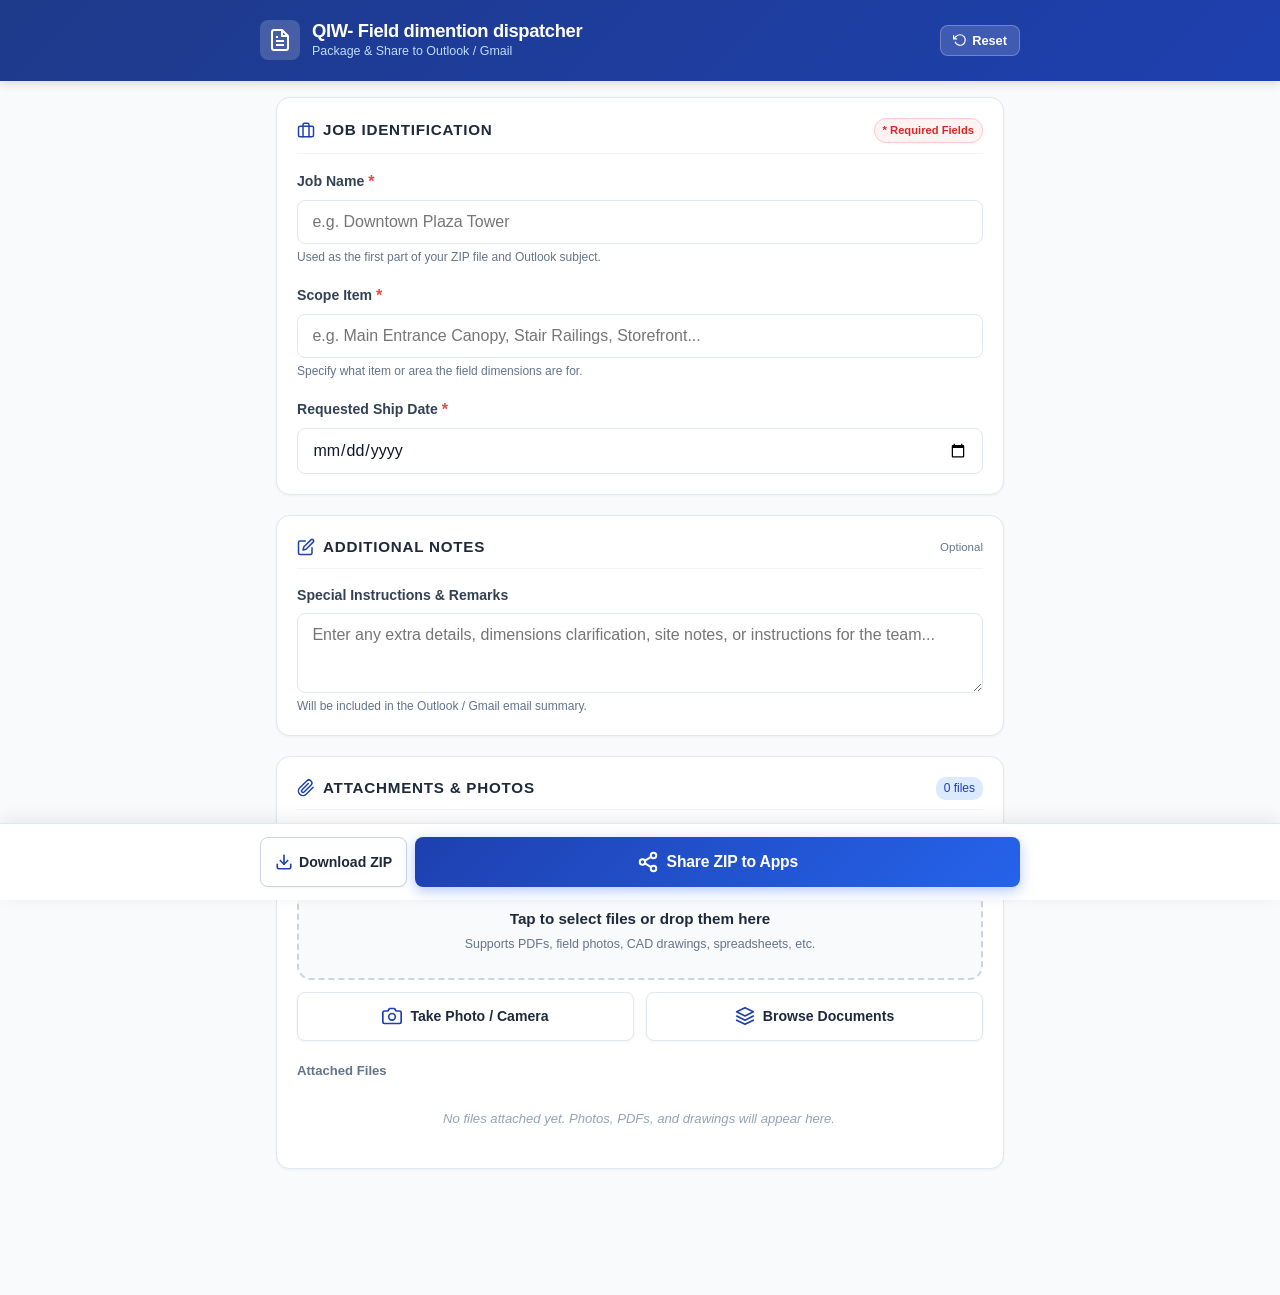
<file: index.html>
<!DOCTYPE html>
<html lang="en">
<head>
  <meta charset="UTF-8">
  <meta name="viewport" content="width=device-width, initial-scale=1.0, maximum-scale=1.0, user-scalable=no">
  <meta name="apple-mobile-web-app-capable" content="yes">
  <meta name="apple-mobile-web-app-status-bar-style" content="default">
  <title>QIW- Field dimention dispatcher</title>
  <link rel="stylesheet" href="static/css/style.css?v=20260903_v10">
</head>
<body>

  <!-- App Header -->
  <header class="app-header">
    <div class="header-container">
      <div class="header-brand">
        <div class="header-icon">
          <svg viewBox="0 0 24 24">
            <path d="M14 2H6a2 2 0 0 0-2 2v16a2 2 0 0 0 2 2h12a2 2 0 0 0 2-2V8z"></path>
            <polyline points="14 2 14 8 20 8"></polyline>
            <line x1="16" y1="13" x2="8" y2="13"></line>
            <line x1="16" y1="17" x2="8" y2="17"></line>
            <polyline points="10 9 9 9 8 9"></polyline>
          </svg>
        </div>
        <div class="header-titles">
          <h1>QIW- Field dimention dispatcher</h1>
          <p>Package & Share to Outlook / Gmail</p>
        </div>
      </div>
      <div class="header-actions">
        <button type="button" class="btn-header" id="btnResetForm" title="Clear all fields">
          <svg width="14" height="14" viewBox="0 0 24 24" fill="none" stroke="currentColor" stroke-width="2">
            <polyline points="1 4 1 10 7 10"></polyline>
            <path d="M3.51 15a9 9 0 1 0 2.13-9.36L1 10"></path>
          </svg>
          Reset
        </button>
      </div>
    </div>
  </header>

  <!-- Main Content Wrapper -->
  <main class="main-wrapper">

    <form id="jobDispatchForm" onsubmit="return false;" novalidate>
      
      <!-- Card 1: Required Job Info -->
      <section class="form-card">
        <div class="card-title-row">
          <div class="card-title">
            <svg viewBox="0 0 24 24" fill="none" stroke-width="2" stroke-linecap="round" stroke-linejoin="round">
              <rect x="2" y="7" width="20" height="14" rx="2" ry="2"></rect>
              <path d="M16 21V5a2 2 0 0 0-2-2h-4a2 2 0 0 0-2 2v16"></path>
            </svg>
            Job Identification
          </div>
          <span class="badge-required">* Required Fields</span>
        </div>

        <!-- Job Name -->
        <div class="form-group">
          <label for="jobName">Job Name <span class="star">*</span></label>
          <input type="text" id="jobName" placeholder="e.g. Downtown Plaza Tower" autocomplete="off" required>
          <div class="error-text" id="jobNameError"></div>
          <div class="input-hint">Used as the first part of your ZIP file and Outlook subject.</div>
        </div>

        <!-- Scope Item -->
        <div class="form-group">
          <label for="category">Scope Item <span class="star">*</span></label>
          <input type="text" id="category" placeholder="e.g. Main Entrance Canopy, Stair Railings, Storefront..." autocomplete="off" required>
          <div class="error-text" id="categoryError"></div>
          <div class="input-hint">Specify what item or area the field dimensions are for.</div>
        </div>

        <!-- Requested Ship Date -->
        <div class="form-group">
          <label for="shipDate">Requested Ship Date <span class="star">*</span></label>
          <input type="date" id="shipDate" required>
          <div class="error-text" id="shipDateError"></div>
        </div>
      </section>

      <!-- Card 2: Additional Notes (Optional) -->
      <section class="form-card">
        <div class="card-title-row">
          <div class="card-title">
            <svg viewBox="0 0 24 24" fill="none" stroke-width="2" stroke-linecap="round" stroke-linejoin="round">
              <path d="M11 4H4a2 2 0 0 0-2 2v14a2 2 0 0 0 2 2h14a2 2 0 0 0 2-2v-7"></path>
              <path d="M18.5 2.5a2.121 2.121 0 0 1 3 3L12 15l-4 1 1-4 9.5-9.5z"></path>
            </svg>
            Additional Notes
          </div>
          <span style="font-size: 0.72rem; color: var(--text-muted); font-weight: 500;">Optional</span>
        </div>

        <div class="form-group">
          <label for="notes">Special Instructions & Remarks</label>
          <textarea id="notes" rows="3" placeholder="Enter any extra details, dimensions clarification, site notes, or instructions for the team..."></textarea>
          <div class="input-hint">Will be included in the Outlook / Gmail email summary.</div>
        </div>
      </section>

      <!-- Card 3: File Uploads & Photos -->
      <section class="form-card">
        <div class="card-title-row">
          <div class="card-title">
            <svg viewBox="0 0 24 24" fill="none" stroke-width="2" stroke-linecap="round" stroke-linejoin="round">
              <path d="M21.44 11.05l-9.19 9.19a6 6 0 0 1-8.49-8.49l9.19-9.19a4 4 0 0 1 5.66 5.66l-9.2 9.19a2 2 0 0 1-2.83-2.83l8.49-8.48"></path>
            </svg>
            Attachments & Photos
          </div>
          <span class="file-list-count" id="fileCountBadge">0 files</span>
        </div>

        <!-- Hidden File Inputs -->
        <input type="file" id="fileInputAll" multiple style="display: none;">
        <input type="file" id="fileInputCamera" accept="image/*" capture="environment" multiple style="display: none;">

        <!-- Drag & Drop Zone -->
        <div class="upload-zone" id="dropZone">
          <div class="upload-zone-icon">
            <svg viewBox="0 0 24 24" fill="none" stroke="currentColor" stroke-width="2" stroke-linecap="round" stroke-linejoin="round">
              <path d="M21 15v4a2 2 0 0 1-2 2H5a2 2 0 0 1-2-2v-4"></path>
              <polyline points="17 8 12 3 7 8"></polyline>
              <line x1="12" y1="3" x2="12" y2="15"></line>
            </svg>
          </div>
          <div class="upload-zone-text">Tap to select files or drop them here</div>
          <div class="upload-zone-sub">Supports PDFs, field photos, CAD drawings, spreadsheets, etc.</div>
        </div>

        <!-- Mobile Quick-Action Buttons (Camera & Documents) -->
        <div class="mobile-upload-actions">
          <button type="button" class="btn-upload-choice" id="btnCameraUpload">
            <svg viewBox="0 0 24 24" fill="none" stroke-width="2" stroke-linecap="round" stroke-linejoin="round">
              <path d="M23 19a2 2 0 0 1-2 2H3a2 2 0 0 1-2-2V8a2 2 0 0 1 2-2h4l2-3h6l2 3h4a2 2 0 0 1 2 2z"></path>
              <circle cx="12" cy="13" r="4"></circle>
            </svg>
            Take Photo / Camera
          </button>
          <button type="button" class="btn-upload-choice" id="btnBrowseUpload">
            <svg viewBox="0 0 24 24" fill="none" stroke-width="2" stroke-linecap="round" stroke-linejoin="round">
              <polygon points="12 2 2 7 12 12 22 7 12 2"></polygon>
              <polyline points="2 17 12 22 22 17"></polyline>
              <polyline points="2 12 12 17 22 12"></polyline>
            </svg>
            Browse Documents
          </button>
        </div>

        <!-- Attached Files List -->
        <div class="file-list-header">
          <span>Attached Files</span>
        </div>
        <div class="file-list" id="fileListContainer">
          <div class="file-empty-state">No files attached yet. Photos, PDFs, and drawings will appear here.</div>
        </div>
      </section>

    </form>
  </main>

  <!-- Sticky Bottom Bar for Mobile & Tablet -->
  <aside class="sticky-bottom-bar">
    <div class="bottom-bar-container">
      <button type="button" class="btn-secondary-action" id="btnBottomDownloadZip" title="Download ZIP archive to device">
        <svg viewBox="0 0 24 24" fill="none" stroke="currentColor" stroke-width="2.2" stroke-linecap="round" stroke-linejoin="round">
          <path d="M21 15v4a2 2 0 0 1-2 2H5a2 2 0 0 1-2-2v-4"></path>
          <polyline points="7 10 12 15 17 10"></polyline>
          <line x1="12" y1="15" x2="12" y2="3"></line>
        </svg>
        Download ZIP
      </button>
      <button type="button" class="btn-primary-action" id="btnShareEmail" title="Select app (Outlook, Gmail, Teams) to share ZIP">
        <svg viewBox="0 0 24 24" fill="none" stroke="currentColor" stroke-width="2.2" stroke-linecap="round" stroke-linejoin="round">
          <circle cx="18" cy="5" r="3"></circle>
          <circle cx="6" cy="12" r="3"></circle>
          <circle cx="18" cy="19" r="3"></circle>
          <line x1="8.59" y1="13.51" x2="15.42" y2="17.49"></line>
          <line x1="15.41" y1="6.51" x2="8.59" y2="10.49"></line>
        </svg>
        Share ZIP to Apps
      </button>
    </div>
  </aside>

  <!-- Loading Screen Overlay -->
  <div class="loading-overlay" id="loadingOverlay">
    <div class="spinner"></div>
    <div class="loading-title" id="loadingTitle">Compressing Files...</div>
    <div class="loading-subtitle" id="loadingSubtitle">Packaging files into ZIP</div>
  </div>

  <!-- Export Options Modal (Only 2 options: Share to Apps or Download ZIP) -->
  <div class="modal" id="exportModal">
    <div class="modal-content">
      <div class="modal-header">
        <h3>
          <svg width="20" height="20" viewBox="0 0 24 24" fill="none" stroke="#10b981" stroke-width="2.2">
            <path d="M22 11.08V12a10 10 0 1 1-5.93-9.14"></path>
            <polyline points="22 4 12 14.01 9 11.01"></polyline>
          </svg>
          ZIP Archive Ready
        </h3>
        <button type="button" class="modal-close-btn" id="modalCloseBtn">&times;</button>
      </div>

      <div class="modal-body">
        <!-- ZIP File Confirmation Box -->
        <div class="zip-badge-box">
          <div class="zip-badge-icon">
            <svg viewBox="0 0 24 24" fill="none" stroke="currentColor" stroke-width="2" stroke-linecap="round" stroke-linejoin="round">
              <polyline points="21 8 21 21 3 21 3 8"></polyline>
              <rect x="1" y="3" width="22" height="5"></rect>
              <line x1="10" y1="12" x2="14" y2="12"></line>
            </svg>
          </div>
          <div class="zip-details">
            <div class="zip-name" id="modalZipName">Job - Category.zip</div>
            <div class="zip-meta" id="modalZipMeta">0 files &bull; 0 KB</div>
          </div>
        </div>

        <!-- Export Buttons: ONLY TWO BUTTONS -->
        <div class="export-options-list">
          <button type="button" class="btn-export-option primary-option" id="btnModalShare">
            <div class="export-option-icon">
              <svg viewBox="0 0 24 24" fill="none" stroke="currentColor" stroke-width="2" stroke-linecap="round" stroke-linejoin="round">
                <circle cx="18" cy="5" r="3"></circle>
                <circle cx="6" cy="12" r="3"></circle>
                <circle cx="18" cy="19" r="3"></circle>
                <line x1="8.59" y1="13.51" x2="15.42" y2="17.49"></line>
                <line x1="15.41" y1="6.51" x2="8.59" y2="10.49"></line>
              </svg>
            </div>
            <div class="export-option-content">
              <div class="export-option-title">Share to Apps (Outlook / Gmail)</div>
              <div class="export-option-desc">Open apps on your mobile or tablet to share the ZIP file</div>
            </div>
          </button>

          <button type="button" class="btn-export-option" id="btnModalDownloadZip">
            <div class="export-option-icon" style="background: #f0fdf4; color: #16a34a;">
              <svg viewBox="0 0 24 24" fill="none" stroke="currentColor" stroke-width="2" stroke-linecap="round" stroke-linejoin="round">
                <path d="M21 15v4a2 2 0 0 1-2 2H5a2 2 0 0 1-2-2v-4"></path>
                <polyline points="7 10 12 15 17 10"></polyline>
                <line x1="12" y1="15" x2="12" y2="3"></line>
              </svg>
            </div>
            <div class="export-option-content">
              <div class="export-option-title">Download ZIP File</div>
              <div class="export-option-desc">Save the compressed archive directly to your device</div>
            </div>
          </button>
        </div>
      </div>
    </div>
  </div>

  <!-- Photo Markup & Annotation Studio Modal -->
  <div class="markup-modal" id="markupModal">
    <div class="markup-header">
      <div class="markup-header-title">
        <svg width="18" height="18" viewBox="0 0 24 24" fill="none" stroke="#60a5fa" stroke-width="2.2" stroke-linecap="round" stroke-linejoin="round">
          <path d="M12 20h9"></path>
          <path d="M16.5 3.5a2.121 2.121 0 0 1 3 3L7 19l-4 1 1-4L16.5 3.5z"></path>
        </svg>
        <span id="markupPhotoTitle">Photo Markup</span>
      </div>
      <div class="markup-header-actions">
        <button type="button" class="btn-markup-action" id="btnMarkupUndo" title="Undo last markup">
          <svg width="14" height="14" viewBox="0 0 24 24" fill="none" stroke="currentColor" stroke-width="2">
            <polyline points="1 4 1 10 7 10"></polyline>
            <path d="M3.51 15a9 9 0 1 0 2.13-9.36L1 10"></path>
          </svg>
          Undo
        </button>
        <button type="button" class="btn-markup-action" id="btnMarkupClear" title="Clear all marks">
          <svg width="14" height="14" viewBox="0 0 24 24" fill="none" stroke="currentColor" stroke-width="2">
            <polyline points="3 6 5 6 21 6"></polyline>
            <path d="M19 6v14a2 2 0 0 1-2 2H7a2 2 0 0 1-2-2V6m3 0V4a2 2 0 0 1 2-2h4a2 2 0 0 1 2 2v2"></path>
          </svg>
          Clear
        </button>
        <button type="button" class="btn-markup-action btn-save" id="btnMarkupSave">
          <svg width="14" height="14" viewBox="0 0 24 24" fill="none" stroke="currentColor" stroke-width="2.2">
            <path d="M19 21H5a2 2 0 0 1-2-2V5a2 2 0 0 1 2-2h11l5 5v11a2 2 0 0 1-2 2z"></path>
            <polyline points="17 21 17 13 7 13 7 21"></polyline>
            <polyline points="7 3 7 8 15 8"></polyline>
          </svg>
          Save & Apply
        </button>
        <button type="button" class="btn-markup-action" id="btnMarkupClose" title="Cancel without saving">✕</button>
      </div>
    </div>

    <!-- Toolbar: Tools, Colors, Stroke -->
    <div class="markup-toolbar">
      <!-- Tools -->
      <div class="markup-tool-group">
        <span class="tool-label">Tool:</span>
        <button type="button" class="markup-tool-btn active" data-tool="pen" id="toolPen" title="Freehand Pen">
          <svg viewBox="0 0 24 24" fill="none" stroke="currentColor" stroke-width="2"><path d="M12 20h9"></path><path d="M16.5 3.5a2.121 2.121 0 0 1 3 3L7 19l-4 1 1-4L16.5 3.5z"></path></svg>
          Pen
        </button>
        <button type="button" class="markup-tool-btn" data-tool="arrow" id="toolArrow" title="Dimension Arrow">
          <svg viewBox="0 0 24 24" fill="none" stroke="currentColor" stroke-width="2"><line x1="5" y1="12" x2="19" y2="12"></line><polyline points="12 5 19 12 12 19"></polyline></svg>
          Arrow
        </button>
        <button type="button" class="markup-tool-btn" data-tool="text" id="toolText" title="Add Text / Dimension Label">
          <svg viewBox="0 0 24 24" fill="none" stroke="currentColor" stroke-width="2"><polyline points="4 7 4 4 20 4 20 7"></polyline><line x1="9" y1="20" x2="15" y2="20"></line><line x1="12" y1="4" x2="12" y2="20"></line></svg>
          Text / Dims
        </button>
        <button type="button" class="markup-tool-btn" data-tool="box" id="toolBox" title="Rectangle Box">
          <svg viewBox="0 0 24 24" fill="none" stroke="currentColor" stroke-width="2"><rect x="3" y="3" width="18" height="18" rx="2" ry="2"></rect></svg>
          Box
        </button>
        <button type="button" class="markup-tool-btn" data-tool="eraser" id="toolEraser" title="Eraser (Erase marks)">
          <svg viewBox="0 0 24 24" fill="none" stroke="currentColor" stroke-width="2"><path d="M18 13.5l-6 6a2.121 2.121 0 0 1-3 0l-7-7a2.121 2.121 0 0 1 0-3l9-9a2.121 2.121 0 0 1 3 0l7 7a2.121 2.121 0 0 1 0 3z"></path><path d="M6 18h14"></path></svg>
          Eraser
        </button>
      </div>

      <!-- Color Swatches -->
      <div class="markup-tool-group">
        <span class="tool-label">Color:</span>
        <div class="markup-colors">
          <button type="button" class="color-swatch active" data-color="#ef4444" style="background: #ef4444;" title="Red"></button>
          <button type="button" class="color-swatch" data-color="#eab308" style="background: #eab308;" title="Yellow"></button>
          <button type="button" class="color-swatch" data-color="#10b981" style="background: #10b981;" title="Green"></button>
          <button type="button" class="color-swatch" data-color="#3b82f6" style="background: #3b82f6;" title="Blue"></button>
          <button type="button" class="color-swatch" data-color="#ffffff" style="background: #ffffff;" title="White"></button>
          <button type="button" class="color-swatch" data-color="#000000" style="background: #000000;" title="Black"></button>
        </div>
      </div>

      <!-- Stroke Width -->
      <div class="markup-tool-group">
        <span class="tool-label">Size:</span>
        <div class="stroke-sizes">
          <button type="button" class="stroke-btn" data-size="3">Fine</button>
          <button type="button" class="stroke-btn active" data-size="6">Med</button>
          <button type="button" class="stroke-btn" data-size="12">Bold</button>
        </div>
      </div>
    </div>

    <!-- Canvas Workspace -->
    <div class="markup-canvas-wrapper" id="markupCanvasWrapper">
      <canvas id="markupCanvas"></canvas>
    </div>

    <div class="markup-instructions" id="markupInstructionText">
      ✏️ Draw with your finger or stylus. Tap "Text / Dims" to stamp dimension measurements.
    </div>

    <!-- Dedicated Save & Cancel Action Bar -->
    <div class="markup-bottom-bar">
      <button type="button" class="btn-markup-bottom-cancel" id="btnMarkupBottomCancel">
        ✕ Cancel
      </button>
      <button type="button" class="btn-markup-bottom-save" id="btnMarkupBottomSave">
        <svg viewBox="0 0 24 24" fill="none" stroke="currentColor" stroke-width="2.5" stroke-linecap="round" stroke-linejoin="round">
          <polyline points="20 6 9 17 4 12"></polyline>
        </svg>
        Save Changes to Photo
      </button>
    </div>
  </div>

  <!-- Toast Notification -->
  <div class="toast" id="toast"></div>

  <!-- Offline Vendored JSZip -->
  <script src="static/js/jszip.min.js"></script>
  <!-- Application Logic -->
  <script src="static/js/app.js?v=20260903_v10"></script>
</body>
</html>
</file>
<file: static/css/style.css>
:root {
  --primary: #1e40af;
  --primary-hover: #1d4ed8;
  --primary-light: #dbeafe;
  --primary-glow: rgba(30, 64, 175, 0.15);
  --secondary: #0f766e;
  --secondary-light: #ccfbf1;
  --accent: #f59e0b;
  --surface: #ffffff;
  --background: #f8fafc;
  --card-bg: #ffffff;
  --text-main: #0f172a;
  --text-muted: #64748b;
  --border: #e2e8f0;
  --border-focus: #3b82f6;
  --danger: #ef4444;
  --danger-light: #fee2e2;
  --success: #10b981;
  --success-light: #d1fae5;
  --radius-sm: 8px;
  --radius-md: 14px;
  --radius-lg: 20px;
  --shadow-sm: 0 1px 3px rgba(0, 0, 0, 0.05);
  --shadow-md: 0 4px 12px rgba(15, 23, 42, 0.08);
  --shadow-lg: 0 10px 25px rgba(15, 23, 42, 0.12);
  --font-sans: -apple-system, BlinkMacSystemFont, "Segoe UI", Roboto, Helvetica, Arial, sans-serif;
}

* {
  box-sizing: border-box;
  margin: 0;
  padding: 0;
  -webkit-tap-highlight-color: transparent;
}

body {
  font-family: var(--font-sans);
  background-color: var(--background);
  color: var(--text-main);
  line-height: 1.5;
  min-height: 100vh;
  display: flex;
  flex-direction: column;
  padding-bottom: 90px; /* space for sticky mobile bar */
}

/* Header */
.app-header {
  background: linear-gradient(135deg, #1e3a8a 0%, #1e40af 100%);
  color: #ffffff;
  padding: 1.25rem 1rem;
  position: sticky;
  top: 0;
  z-index: 100;
  box-shadow: 0 2px 10px rgba(0, 0, 0, 0.15);
}

.header-container {
  max-width: 760px;
  margin: 0 auto;
  display: flex;
  align-items: center;
  justify-content: space-between;
}

.header-brand {
  display: flex;
  align-items: center;
  gap: 0.75rem;
}

.header-icon {
  width: 40px;
  height: 40px;
  background: rgba(255, 255, 255, 0.18);
  backdrop-filter: blur(4px);
  border-radius: var(--radius-sm);
  display: flex;
  align-items: center;
  justify-content: center;
}

.header-icon svg {
  width: 24px;
  height: 24px;
  fill: none;
  stroke: #ffffff;
  stroke-width: 2;
}

.header-titles h1 {
  font-size: 1.15rem;
  font-weight: 700;
  letter-spacing: -0.02em;
  line-height: 1.2;
}

.header-titles p {
  font-size: 0.78rem;
  color: #bfdbfe;
  font-weight: 500;
}

.header-actions {
  display: flex;
  align-items: center;
  gap: 0.5rem;
}

.btn-header {
  background: rgba(255, 255, 255, 0.15);
  border: 1px solid rgba(255, 255, 255, 0.25);
  color: #ffffff;
  padding: 0.45rem 0.75rem;
  border-radius: var(--radius-sm);
  font-size: 0.8rem;
  font-weight: 600;
  cursor: pointer;
  display: inline-flex;
  align-items: center;
  gap: 0.35rem;
  transition: all 0.2s ease;
}

.btn-header:hover {
  background: rgba(255, 255, 255, 0.25);
}

/* Main Container */
.main-wrapper {
  flex: 1;
  max-width: 760px;
  width: 100%;
  margin: 1rem auto;
  padding: 0 1rem;
}

/* Info Banner for Mobile WiFi connection */
.wifi-banner {
  background: #eff6ff;
  border: 1px solid #bfdbfe;
  border-radius: var(--radius-md);
  padding: 0.75rem 1rem;
  margin-bottom: 1rem;
  display: flex;
  align-items: center;
  justify-content: space-between;
  gap: 0.75rem;
  font-size: 0.82rem;
  color: #1e40af;
}

.wifi-banner-content {
  display: flex;
  align-items: center;
  gap: 0.6rem;
}

.wifi-banner svg {
  width: 20px;
  height: 20px;
  flex-shrink: 0;
}

.qr-toggle-btn {
  background: #dbeafe;
  color: #1e40af;
  border: none;
  padding: 0.3rem 0.6rem;
  border-radius: 6px;
  font-size: 0.75rem;
  font-weight: 600;
  cursor: pointer;
  white-space: nowrap;
}

/* QR Code Modal / Box */
.qr-box {
  display: none;
  background: #ffffff;
  border: 1px solid var(--border);
  border-radius: var(--radius-md);
  padding: 1rem;
  margin-bottom: 1rem;
  text-align: center;
  box-shadow: var(--shadow-sm);
}

.qr-box.show {
  display: block;
}

.qr-box img {
  max-width: 160px;
  height: auto;
  margin: 0.5rem auto;
}

/* Form Cards */
.form-card {
  background: var(--card-bg);
  border-radius: var(--radius-md);
  box-shadow: var(--shadow-sm);
  border: 1px solid var(--border);
  padding: 1.25rem;
  margin-bottom: 1.25rem;
  transition: border-color 0.2s;
}

.card-title-row {
  display: flex;
  align-items: center;
  justify-content: space-between;
  margin-bottom: 1rem;
  padding-bottom: 0.6rem;
  border-bottom: 1px solid #f1f5f9;
}

.card-title {
  font-size: 0.95rem;
  font-weight: 700;
  color: #1e293b;
  text-transform: uppercase;
  letter-spacing: 0.05em;
  display: flex;
  align-items: center;
  gap: 0.5rem;
}

.card-title svg {
  width: 18px;
  height: 18px;
  stroke: var(--primary);
}

.badge-required {
  font-size: 0.7rem;
  font-weight: 600;
  background: #fef2f2;
  color: #dc2626;
  padding: 0.2rem 0.5rem;
  border-radius: 12px;
  border: 1px solid #fecaca;
}

/* Form Groups */
.form-grid-2 {
  display: grid;
  grid-template-columns: 1fr;
  gap: 1rem;
}

@media (min-width: 540px) {
  .form-grid-2 {
    grid-template-columns: 1fr 1fr;
  }
}

.form-group {
  margin-bottom: 1.1rem;
  display: flex;
  flex-direction: column;
}

.form-group:last-child {
  margin-bottom: 0;
}

label {
  font-size: 0.88rem;
  font-weight: 600;
  color: #334155;
  margin-bottom: 0.4rem;
  display: flex;
  align-items: center;
  gap: 0.25rem;
}

.star {
  color: #ef4444;
  font-weight: 700;
  font-size: 1rem;
}

.input-hint {
  font-size: 0.75rem;
  color: var(--text-muted);
  margin-top: 0.25rem;
}

/* Inputs, Selects, Textareas */
input[type="text"],
input[type="date"],
select,
textarea {
  width: 100%;
  padding: 0.75rem 0.9rem;
  font-size: 1rem; /* 16px to prevent iOS auto-zoom on focus */
  font-family: inherit;
  border: 1.5px solid var(--border);
  border-radius: var(--radius-sm);
  background-color: #ffffff;
  color: var(--text-main);
  transition: all 0.2s ease;
  outline: none;
}

input[type="text"]:focus,
input[type="date"]:focus,
select:focus,
textarea:focus {
  border-color: var(--border-focus);
  box-shadow: 0 0 0 3px var(--primary-glow);
}

input.is-invalid,
select.is-invalid,
textarea.is-invalid {
  border-color: var(--danger) !important;
  background-color: #fff8f8;
}

.error-text {
  font-size: 0.75rem;
  color: var(--danger);
  margin-top: 0.3rem;
  display: none;
  font-weight: 500;
}

.error-text.visible {
  display: block;
}

/* Quick Category Chips */
.category-chips {
  display: flex;
  flex-wrap: wrap;
  gap: 0.4rem;
  margin-top: 0.5rem;
}

.chip-btn {
  background: #f1f5f9;
  border: 1px solid #cbd5e1;
  color: #475569;
  padding: 0.35rem 0.7rem;
  border-radius: 20px;
  font-size: 0.78rem;
  font-weight: 500;
  cursor: pointer;
  transition: all 0.15s ease;
}

.chip-btn:hover {
  background: #e2e8f0;
}

.chip-btn.active {
  background: var(--primary);
  border-color: var(--primary);
  color: #ffffff;
  font-weight: 600;
  box-shadow: 0 2px 5px rgba(30, 64, 175, 0.25);
}

/* File Upload Zone */
.upload-zone {
  border: 2px dashed #cbd5e1;
  border-radius: var(--radius-md);
  padding: 1.5rem 1rem;
  text-align: center;
  background: #f8fafc;
  cursor: pointer;
  transition: all 0.2s ease;
  position: relative;
}

.upload-zone:hover,
.upload-zone.dragover {
  border-color: var(--primary);
  background: #eff6ff;
}

.upload-zone-icon {
  width: 48px;
  height: 48px;
  margin: 0 auto 0.5rem;
  color: var(--primary);
}

.upload-zone-text {
  font-size: 0.95rem;
  font-weight: 600;
  color: #1e293b;
  margin-bottom: 0.25rem;
}

.upload-zone-sub {
  font-size: 0.78rem;
  color: var(--text-muted);
}

/* Mobile Quick-Action Buttons (Camera & Documents) */
.mobile-upload-actions {
  display: grid;
  grid-template-columns: 1fr 1fr;
  gap: 0.75rem;
  margin-top: 0.75rem;
}

.btn-upload-choice {
  display: flex;
  align-items: center;
  justify-content: center;
  gap: 0.5rem;
  padding: 0.85rem 0.75rem;
  border-radius: var(--radius-sm);
  font-size: 0.88rem;
  font-weight: 600;
  cursor: pointer;
  border: 1px solid var(--border);
  background: #ffffff;
  color: #1e293b;
  box-shadow: var(--shadow-sm);
  transition: all 0.15s ease;
}

.btn-upload-choice:active,
.btn-upload-choice:hover {
  background: #f1f5f9;
  border-color: #94a3b8;
  transform: translateY(-1px);
}

.btn-upload-choice svg {
  width: 20px;
  height: 20px;
  stroke: var(--primary);
}

/* File List & Items */
.file-list-header {
  display: flex;
  align-items: center;
  justify-content: space-between;
  margin-top: 1.25rem;
  margin-bottom: 0.5rem;
  font-size: 0.82rem;
  color: var(--text-muted);
  font-weight: 600;
}

.file-list-count {
  background: var(--primary-light);
  color: var(--primary);
  padding: 0.15rem 0.5rem;
  border-radius: 10px;
  font-size: 0.75rem;
}

.file-list {
  display: flex;
  flex-direction: column;
  gap: 0.5rem;
  max-height: 280px;
  overflow-y: auto;
  padding-right: 2px;
}

.file-item {
  display: flex;
  align-items: center;
  justify-content: space-between;
  padding: 0.6rem 0.75rem;
  background: #f8fafc;
  border: 1px solid var(--border);
  border-radius: var(--radius-sm);
  gap: 0.6rem;
  transition: background 0.15s;
}

.file-item:hover {
  background: #f1f5f9;
}

.file-info-col {
  display: flex;
  align-items: center;
  gap: 0.6rem;
  min-width: 0;
  flex: 1;
}

.file-thumb {
  width: 38px;
  height: 38px;
  border-radius: 6px;
  object-fit: cover;
  flex-shrink: 0;
  background: #e2e8f0;
  border: 1px solid #cbd5e1;
}

.file-icon-box {
  width: 38px;
  height: 38px;
  border-radius: 6px;
  background: #e0e7ff;
  color: #4338ca;
  display: flex;
  align-items: center;
  justify-content: center;
  flex-shrink: 0;
  font-weight: 700;
  font-size: 0.7rem;
  text-transform: uppercase;
}

.file-name-size {
  min-width: 0;
  flex: 1;
}

.file-name {
  font-size: 0.86rem;
  font-weight: 600;
  color: #1e293b;
  white-space: nowrap;
  overflow: hidden;
  text-overflow: ellipsis;
}

.file-size {
  font-size: 0.72rem;
  color: var(--text-muted);
}

.btn-remove-file {
  background: transparent;
  border: none;
  color: #94a3b8;
  width: 32px;
  height: 32px;
  display: flex;
  align-items: center;
  justify-content: center;
  border-radius: 6px;
  cursor: pointer;
  flex-shrink: 0;
  transition: all 0.15s;
}

.btn-remove-file:hover,
.btn-remove-file:active {
  background: var(--danger-light);
  color: var(--danger);
}

.btn-remove-file svg {
  width: 18px;
  height: 18px;
}

/* Empty State */
.file-empty-state {
  text-align: center;
  padding: 1.25rem 0.5rem;
  color: #94a3b8;
  font-size: 0.82rem;
  font-style: italic;
}

/* Sticky Mobile Bottom Bar */
.sticky-bottom-bar {
  position: fixed;
  bottom: 0;
  left: 0;
  right: 0;
  background: #ffffff;
  box-shadow: 0 -4px 16px rgba(0, 0, 0, 0.08);
  border-top: 1px solid var(--border);
  padding: 0.8rem 1rem;
  z-index: 99;
}

.bottom-bar-container {
  max-width: 760px;
  margin: 0 auto;
  display: flex;
  gap: 0.5rem;
  align-items: center;
}

.btn-secondary-action {
  background: #ffffff;
  border: 1.5px solid #cbd5e1;
  color: #1e293b;
  padding: 0.85rem 0.9rem;
  border-radius: var(--radius-sm);
  font-size: 0.88rem;
  font-weight: 700;
  display: inline-flex;
  align-items: center;
  justify-content: center;
  gap: 0.35rem;
  cursor: pointer;
  transition: all 0.15s;
  min-height: 50px;
  white-space: nowrap;
  box-shadow: var(--shadow-sm);
  flex-shrink: 0;
}

.btn-secondary-action:active {
  background: #f1f5f9;
  transform: scale(0.98);
}

.btn-secondary-action svg {
  width: 18px;
  height: 18px;
  stroke: #1e40af;
}

.btn-primary-action {
  flex: 1;
  background: linear-gradient(135deg, #1e40af 0%, #2563eb 100%);
  color: #ffffff;
  border: none;
  padding: 0.85rem 1rem;
  border-radius: var(--radius-sm);
  font-size: 0.98rem;
  font-weight: 700;
  letter-spacing: -0.01em;
  display: flex;
  align-items: center;
  justify-content: center;
  gap: 0.45rem;
  cursor: pointer;
  box-shadow: 0 4px 14px rgba(37, 99, 235, 0.35);
  transition: all 0.2s ease;
  min-height: 50px;
  white-space: nowrap;
}

.btn-primary-action:active {
  transform: scale(0.98);
}

.btn-primary-action:hover {
  background: linear-gradient(135deg, #1d4ed8 0%, #1d4ed8 100%);
  box-shadow: 0 6px 18px rgba(37, 99, 235, 0.45);
}

.btn-primary-action svg {
  width: 22px;
  height: 22px;
}

/* Loading Overlay */
.loading-overlay {
  display: none;
  position: fixed;
  top: 0;
  left: 0;
  right: 0;
  bottom: 0;
  background: rgba(15, 23, 42, 0.7);
  backdrop-filter: blur(4px);
  z-index: 1000;
  align-items: center;
  justify-content: center;
  flex-direction: column;
  color: #ffffff;
  padding: 1.5rem;
  text-align: center;
}

.loading-overlay.active {
  display: flex;
}

.spinner {
  width: 50px;
  height: 50px;
  border: 4px solid rgba(255, 255, 255, 0.2);
  border-top-color: #ffffff;
  border-radius: 50%;
  animation: spin 0.8s linear infinite;
  margin-bottom: 1rem;
}

@keyframes spin {
  to { transform: rotate(360deg); }
}

.loading-title {
  font-size: 1.15rem;
  font-weight: 700;
  margin-bottom: 0.3rem;
}

.loading-subtitle {
  font-size: 0.85rem;
  color: #cbd5e1;
}

/* Result / Export Modal */
.modal {
  display: none;
  position: fixed;
  top: 0;
  left: 0;
  right: 0;
  bottom: 0;
  background: rgba(15, 23, 42, 0.6);
  backdrop-filter: blur(3px);
  z-index: 1001;
  align-items: center;
  justify-content: center;
  padding: 1rem;
}

.modal.active {
  display: flex;
}

.modal-content {
  background: #ffffff;
  width: 100%;
  max-width: 520px;
  border-radius: var(--radius-lg);
  box-shadow: var(--shadow-lg);
  overflow: hidden;
  max-height: 90vh;
  display: flex;
  flex-direction: column;
  animation: slideUp 0.25s cubic-bezier(0.16, 1, 0.3, 1);
}

@keyframes slideUp {
  from {
    transform: translateY(30px);
    opacity: 0;
  }
  to {
    transform: translateY(0);
    opacity: 1;
  }
}

.modal-header {
  padding: 1.1rem 1.25rem;
  background: #f8fafc;
  border-bottom: 1px solid var(--border);
  display: flex;
  align-items: center;
  justify-content: space-between;
}

.modal-header h3 {
  font-size: 1.05rem;
  font-weight: 700;
  color: #0f172a;
  display: flex;
  align-items: center;
  gap: 0.5rem;
}

.modal-close-btn {
  background: transparent;
  border: none;
  font-size: 1.4rem;
  color: #64748b;
  cursor: pointer;
  width: 32px;
  height: 32px;
  border-radius: 50%;
  display: flex;
  align-items: center;
  justify-content: center;
}

.modal-close-btn:hover {
  background: #e2e8f0;
}

.modal-body {
  padding: 1.25rem;
  overflow-y: auto;
}

.zip-badge-box {
  background: #ecfdf5;
  border: 1px solid #a7f3d0;
  border-radius: var(--radius-sm);
  padding: 0.75rem 1rem;
  margin-bottom: 1rem;
  display: flex;
  align-items: center;
  gap: 0.75rem;
}

.zip-badge-icon {
  width: 36px;
  height: 36px;
  background: #10b981;
  color: #ffffff;
  border-radius: 8px;
  display: flex;
  align-items: center;
  justify-content: center;
  flex-shrink: 0;
}

.zip-badge-icon svg {
  width: 20px;
  height: 20px;
}

.zip-details {
  min-width: 0;
  flex: 1;
}

.zip-name {
  font-size: 0.88rem;
  font-weight: 700;
  color: #065f46;
  white-space: nowrap;
  overflow: hidden;
  text-overflow: ellipsis;
}

.zip-meta {
  font-size: 0.75rem;
  color: #047857;
}

/* Export Options Buttons List */
.export-options-list {
  display: flex;
  flex-direction: column;
  gap: 0.6rem;
  margin-bottom: 1.25rem;
}

.btn-export-option {
  display: flex;
  align-items: center;
  gap: 0.75rem;
  padding: 0.85rem 1rem;
  border-radius: var(--radius-sm);
  border: 1.5px solid var(--border);
  background: #ffffff;
  color: #1e293b;
  cursor: pointer;
  text-align: left;
  transition: all 0.15s ease;
  font-family: inherit;
}

.btn-export-option:hover {
  background: #f8fafc;
  border-color: #3b82f6;
  transform: translateY(-1px);
}

.btn-export-option.primary-option {
  background: #eff6ff;
  border-color: #93c5fd;
  color: #1e40af;
}

.export-option-icon {
  width: 36px;
  height: 36px;
  border-radius: 8px;
  background: #f1f5f9;
  display: flex;
  align-items: center;
  justify-content: center;
  flex-shrink: 0;
}

.primary-option .export-option-icon {
  background: #dbeafe;
  color: #1e40af;
}

.export-option-icon svg {
  width: 20px;
  height: 20px;
}

.export-option-content {
  flex: 1;
}

.export-option-title {
  font-size: 0.9rem;
  font-weight: 700;
}

.export-option-desc {
  font-size: 0.74rem;
  color: var(--text-muted);
}

/* Outlook Preview Box */
.outlook-summary-preview {
  background: #f8fafc;
  border: 1px solid var(--border);
  border-radius: var(--radius-sm);
  padding: 0.9rem;
  margin-top: 0.5rem;
}

.preview-title {
  font-size: 0.75rem;
  font-weight: 700;
  text-transform: uppercase;
  color: #475569;
  margin-bottom: 0.5rem;
}

.summary-table {
  width: 100%;
  border-collapse: collapse;
  font-size: 0.82rem;
}

.summary-table td {
  padding: 0.35rem 0.5rem;
  border-bottom: 1px solid #e2e8f0;
}

.summary-table td:first-child {
  font-weight: 600;
  color: #475569;
  width: 40%;
}

.summary-table td:last-child {
  color: #0f172a;
}

.toast {
  position: fixed;
  bottom: 80px;
  left: 50%;
  transform: translateX(-50%) translateY(20px);
  background: #1e293b;
  color: #ffffff;
  padding: 0.65rem 1.25rem;
  border-radius: 30px;
  font-size: 0.85rem;
  font-weight: 500;
  box-shadow: var(--shadow-lg);
  opacity: 0;
  pointer-events: none;
  transition: all 0.25s ease;
  z-index: 2000;
  display: flex;
  align-items: center;
  gap: 0.5rem;
}

.toast.show {
  transform: translateX(-50%) translateY(0);
  opacity: 1;
}

/* Markup / Edit Button on File Card */
.file-actions-col {
  display: flex;
  align-items: center;
  gap: 0.35rem;
  flex-shrink: 0;
}

.btn-markup-file {
  background: #eff6ff;
  border: 1px solid #bfdbfe;
  color: #1e40af;
  padding: 0.35rem 0.65rem;
  border-radius: 6px;
  font-size: 0.76rem;
  font-weight: 600;
  display: inline-flex;
  align-items: center;
  gap: 0.3rem;
  cursor: pointer;
  transition: all 0.15s ease;
}

.btn-markup-file:hover,
.btn-markup-file:active {
  background: #dbeafe;
  border-color: #93c5fd;
  transform: translateY(-1px);
}

.btn-markup-file svg {
  width: 14px;
  height: 14px;
}

/* Photo Markup Studio Modal */
.markup-modal {
  display: none;
  position: fixed;
  top: 0;
  left: 0;
  right: 0;
  bottom: 0;
  background: rgba(15, 23, 42, 0.95);
  backdrop-filter: blur(8px);
  z-index: 3000;
  flex-direction: column;
  overflow: hidden;
}

.markup-modal.active {
  display: flex;
}

.markup-header {
  background: #1e293b;
  color: #ffffff;
  padding: 0.6rem 0.85rem;
  display: flex;
  align-items: center;
  justify-content: space-between;
  border-bottom: 1px solid #334155;
  flex-shrink: 0;
  gap: 0.5rem;
  min-width: 0;
}

.markup-header-title {
  font-size: 0.88rem;
  font-weight: 700;
  display: flex;
  align-items: center;
  gap: 0.4rem;
  min-width: 0;
  flex: 1;
  overflow: hidden;
}

.markup-header-title span {
  white-space: nowrap;
  overflow: hidden;
  text-overflow: ellipsis;
  display: block;
}

.markup-header-actions {
  display: flex;
  align-items: center;
  gap: 0.4rem;
  flex-shrink: 0;
}

.btn-markup-action {
  background: #334155;
  color: #f1f5f9;
  border: 1px solid #475569;
  padding: 0.4rem 0.75rem;
  border-radius: 6px;
  font-size: 0.78rem;
  font-weight: 600;
  cursor: pointer;
  display: inline-flex;
  align-items: center;
  gap: 0.3rem;
  transition: all 0.15s;
}

.btn-markup-action:hover,
.btn-markup-action:active {
  background: #475569;
}

.btn-markup-action.btn-save {
  background: #2563eb;
  border-color: #3b82f6;
  color: #ffffff;
}

.btn-markup-action.btn-save:hover {
  background: #1d4ed8;
}

/* Markup Toolbar */
.markup-toolbar {
  background: #1e293b;
  border-bottom: 1px solid #334155;
  padding: 0.6rem 1rem;
  display: flex;
  flex-wrap: wrap;
  align-items: center;
  justify-content: space-between;
  gap: 0.6rem;
  flex-shrink: 0;
}

.markup-tool-group {
  display: flex;
  align-items: center;
  gap: 0.4rem;
}

.tool-label {
  font-size: 0.72rem;
  text-transform: uppercase;
  color: #94a3b8;
  font-weight: 700;
  margin-right: 0.2rem;
}

.markup-tool-btn {
  background: #334155;
  border: 1.5px solid #475569;
  color: #cbd5e1;
  padding: 0.4rem 0.65rem;
  border-radius: 6px;
  font-size: 0.78rem;
  font-weight: 600;
  cursor: pointer;
  display: inline-flex;
  align-items: center;
  gap: 0.35rem;
  transition: all 0.15s;
}

.markup-tool-btn.active {
  background: #2563eb;
  border-color: #60a5fa;
  color: #ffffff;
  box-shadow: 0 0 8px rgba(59, 130, 246, 0.5);
}

.markup-tool-btn svg {
  width: 16px;
  height: 16px;
}

/* Color Swatches */
.markup-colors {
  display: flex;
  align-items: center;
  gap: 0.45rem;
}

.color-swatch {
  width: 26px;
  height: 26px;
  border-radius: 50%;
  border: 2px solid #64748b;
  cursor: pointer;
  transition: transform 0.15s, border-color 0.15s;
  padding: 0;
}

.color-swatch.active {
  transform: scale(1.2);
  border-color: #ffffff;
  box-shadow: 0 0 8px rgba(255, 255, 255, 0.6);
}

/* Stroke Sizes */
.stroke-sizes {
  display: flex;
  align-items: center;
  gap: 0.3rem;
}

.stroke-btn {
  background: #334155;
  border: 1px solid #475569;
  color: #cbd5e1;
  padding: 0.3rem 0.55rem;
  border-radius: 6px;
  font-size: 0.72rem;
  cursor: pointer;
}

.stroke-btn.active {
  background: #475569;
  border-color: #94a3b8;
  color: #ffffff;
  font-weight: 700;
}

/* Canvas Area */
.markup-canvas-wrapper {
  flex: 1;
  display: flex;
  align-items: center;
  justify-content: center;
  padding: 0.75rem;
  overflow: auto;
  min-height: 0;
  position: relative;
}

#markupCanvas {
  max-width: 100%;
  max-height: 100%;
  object-fit: contain;
  box-shadow: 0 10px 30px rgba(0, 0, 0, 0.5);
  border-radius: 4px;
  background: #000000;
  touch-action: none; /* Crucial for touch screens */
  cursor: crosshair;
}

/* Instructions Helper */
.markup-instructions {
  background: rgba(30, 41, 59, 0.8);
  color: #94a3b8;
  font-size: 0.75rem;
  padding: 0.35rem 0.75rem;
  text-align: center;
  border-top: 1px solid #334155;
}

/* Dedicated Mobile & Tablet Markup Bottom Bar */
.markup-bottom-bar {
  background: #1e293b;
  border-top: 1px solid #334155;
  padding: 0.65rem 1rem;
  display: flex;
  align-items: center;
  gap: 0.75rem;
  flex-shrink: 0;
  z-index: 10;
}

.btn-markup-bottom-cancel {
  background: #334155;
  border: 1px solid #475569;
  color: #cbd5e1;
  padding: 0.75rem 1rem;
  border-radius: var(--radius-sm);
  font-size: 0.9rem;
  font-weight: 600;
  cursor: pointer;
  transition: all 0.15s;
  display: inline-flex;
  align-items: center;
  justify-content: center;
  gap: 0.35rem;
}

.btn-markup-bottom-cancel:active {
  background: #475569;
}

.btn-markup-bottom-save {
  flex: 1;
  background: linear-gradient(135deg, #10b981 0%, #059669 100%);
  border: none;
  color: #ffffff;
  padding: 0.8rem 1.25rem;
  border-radius: var(--radius-sm);
  font-size: 1.05rem;
  font-weight: 700;
  cursor: pointer;
  box-shadow: 0 4px 12px rgba(16, 185, 129, 0.35);
  transition: all 0.15s;
  display: inline-flex;
  align-items: center;
  justify-content: center;
  gap: 0.5rem;
  min-height: 48px;
}

.btn-markup-bottom-save:active {
  transform: scale(0.98);
  background: linear-gradient(135deg, #059669 0%, #047857 100%);
}

.btn-markup-bottom-save svg {
  width: 20px;
  height: 20px;
}

/* Eraser Tool Styling */
.markup-tool-btn[data-tool="eraser"].active {
  background: #dc2626;
  border-color: #f87171;
  color: #ffffff;
  box-shadow: 0 0 8px rgba(239, 68, 68, 0.5);
}
</file>
